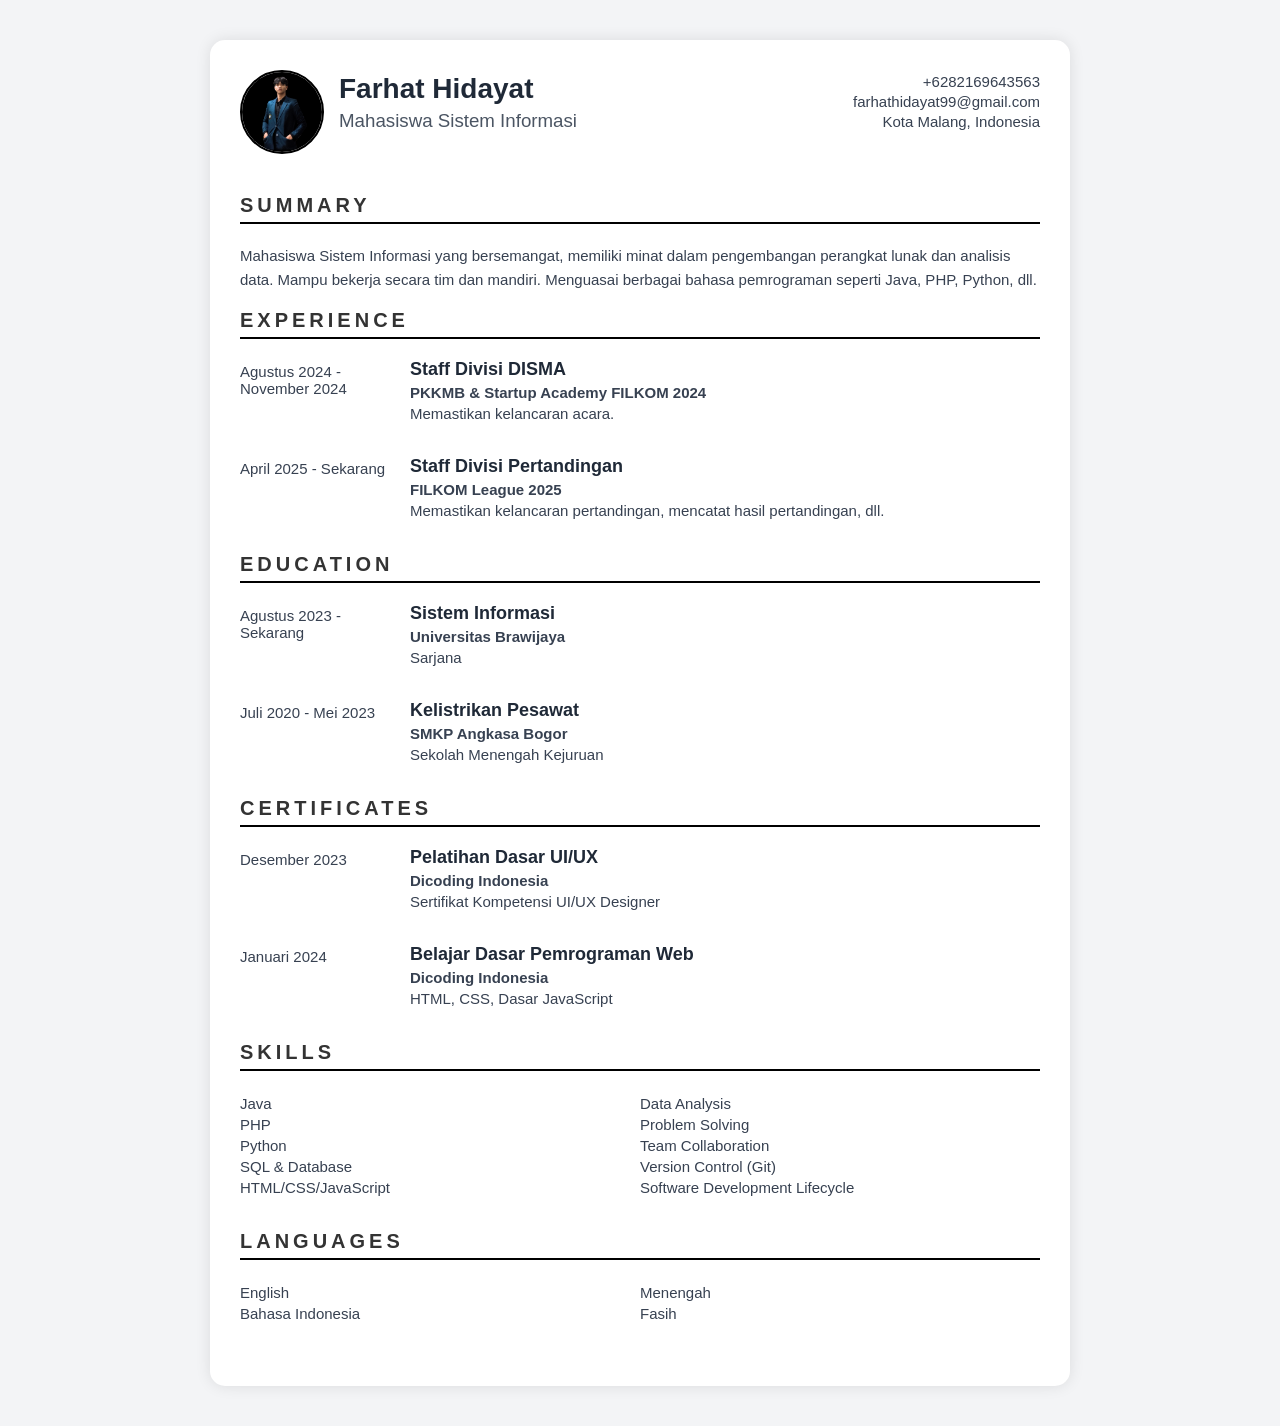
<file: cv.html>
<!DOCTYPE html>
<html lang="id">
<head>
  <meta charset="UTF-8">
  <meta name="viewport" content="width=device-width, initial-scale=1.0">
  <title>Biodata Diri - CV</title>
  <link rel="stylesheet" href="style.css">
</head>
<body>
  <div class="container">
    
    <section class="profile">
      <div class="left">
        <div class="photo-name">
          <img src="foto.jpg" alt="Foto Farhat Hidayat" class="profile-photo">
          <div>
            <h1>Farhat Hidayat</h1>
            <h3>Mahasiswa Sistem Informasi</h3>
          </div>
        </div>
      </div>
      <div class="right">
        <p>+6282169643563</p>
        <p>farhathidayat99@gmail.com</p>
        <p>Kota Malang, Indonesia</p>
      </div>
    </section>

    <section class="summary">
      <h2>Summary</h2>
      <p>
        Mahasiswa Sistem Informasi yang bersemangat, memiliki minat dalam pengembangan perangkat lunak dan analisis data. Mampu bekerja secara tim dan mandiri. Menguasai berbagai bahasa pemrograman seperti Java, PHP, Python, dll.
      </p>
    </section>

    <section class="table">
      <h2>Experience</h2>

      <div class="item">
        <div class="left">
          <p>Agustus 2024 - November 2024</p>
        </div>
        <div class="right">
          <h3>Staff Divisi DISMA</h3>
          <p><strong>PKKMB & Startup Academy FILKOM 2024</strong></p>
          <p>Memastikan kelancaran acara.</p>
        </div>
      </div>

      <div class="item">
        <div class="left">
          <p>April 2025 - Sekarang</p>
        </div>
        <div class="right">
          <h3>Staff Divisi Pertandingan</h3>
          <p><strong>FILKOM League 2025</strong></p>
          <p>Memastikan kelancaran pertandingan, mencatat hasil pertandingan, dll.</p>
        </div>
      </div>
    </section>

    <section class="table">
      <h2>Education</h2>

      <div class="item">
        <div class="left">
          <p>Agustus 2023 - Sekarang</p>
        </div>
        <div class="right">
          <h3>Sistem Informasi</h3>
          <p><strong>Universitas Brawijaya</strong></p>
          <p>Sarjana</p>
        </div>
      </div>

      <div class="item">
        <div class="left">
          <p>Juli 2020 - Mei 2023</p>
        </div>
        <div class="right">
          <h3>Kelistrikan Pesawat</h3>
          <p><strong>SMKP Angkasa Bogor</strong></p>
          <p>Sekolah Menengah Kejuruan</p>
        </div>
      </div>
    </section>

    <section class="table">
      <h2>Certificates</h2>

      <div class="item">
        <div class="left">
          <p>Desember 2023</p>
        </div>
        <div class="right">
          <h3>Pelatihan Dasar UI/UX</h3>
          <p><strong>Dicoding Indonesia</strong></p>
          <p>Sertifikat Kompetensi UI/UX Designer</p>
        </div>
      </div>

      <div class="item">
        <div class="left">
          <p>Januari 2024</p>
        </div>
        <div class="right">
          <h3>Belajar Dasar Pemrograman Web</h3>
          <p><strong>Dicoding Indonesia</strong></p>
          <p>HTML, CSS, Dasar JavaScript</p>
        </div>
      </div>
    </section>

    <section class="table">
      <h2>Skills</h2>
      <div class="item2">
        <div class="left">
          <p>Java</p>
          <p>PHP</p>
          <p>Python</p>
          <p>SQL & Database</p>
          <p>HTML/CSS/JavaScript</p>
        </div>
        <div class="right">
          <p>Data Analysis</p>
          <p>Problem Solving</p>
          <p>Team Collaboration</p>
          <p>Version Control (Git)</p>
          <p>Software Development Lifecycle</p>
        </div>
      </div>
    </section>

    <section class="table">
      <h2>Languages</h2>
      <div class="item2">
        <div class="left">
          <p>English</p>
          <p>Bahasa Indonesia</p>
        </div>
        <div class="right">
          <p>Menengah</p>
          <p>Fasih</p>
        </div>
      </div>
    </section>

  </div>
</body>
</html>
</file>
<file: style.css>
body {
    font-family: 'Segoe UI', Tahoma, Geneva, Verdana, sans-serif;
    background-color: #f3f4f6;
    color: #333;
    margin: 0;
    padding: 0;
  }
  
  .container {
    max-width: 800px;
    margin: 40px auto;
    background-color: white;
    padding: 30px;
    border-radius: 15px;
    box-shadow: 0 0 15px rgba(0,0,0,0.1);
  }
  
  .profile {
    display: flex;
    justify-content: space-between;
    align-items: flex-start;
    flex-wrap: wrap;
    margin-bottom: 40px;
  }
  
  .profile .left {
    max-width: 60%;
  }
  
  .profile .left h1 {
    font-size: 28px;
    font-weight: 700;
    margin: 0;
    color: #1f2937;
  }
  
  .profile .left h3 {
    font-weight: 400;
    color: #4b5563;
    margin-top: 5px;
  }
  
  .profile .right {
    text-align: right;
    color: #374151;
    font-size: 15px;
  }
  
  .profile .right p {
    margin: 3px 0;
  }
  
  /* Summary Section */
  
  .summary p {
    color: #374151;
    line-height: 1.6;
    font-size: 15px;
  }
  
  h1 {
    margin: 0;
    font-size: 28px;
    color: #1f2937;
  }
  
  h2 {
    text-transform: uppercase;
    font-size: 20px;
    letter-spacing: 4px;
    border-bottom: 2px solid #000000;
    padding-bottom: 5px;
    margin-bottom: 20px;
  }

  .biodata {
    margin-top: 40px;
  }
  
  .biodata-row {
    display: flex;
    padding: 6px 0;
  }
  
  .biodata .label {
    width: 200px;
    font-weight: 600;
    color: #374151;
  }
  
  .biodata .value {
    flex-grow: 1;
    color: #4b5563;
  }
  
  ul {
    list-style: none;
    padding: 0;
  }
  
  ul li {
    margin-bottom: 10px;
  }
  
  a {
    color: #2563eb;
    text-decoration: none;
  }
  
  a:hover {
    text-decoration: underline;
  }
  .table .item {
    display: flex;
    align-items: flex-start;
    gap: 20px;
    margin-bottom: 30px;
  }

  .table .item2 {
    display: flex;
    align-items: flex-start;
    gap: 250px;
    margin-bottom: 30px;
  }
  
  .table .left {
    width: 150px; 
    color: #4b5563;
    flex-shrink: 0;
  }
  
  .table .right {
    flex-grow: 1;
  }
  
  
  .table .right h3 {
    margin: 0;
    font-size: 18px;
    font-weight: 700;
    color: #1f2937;
  }
  
  .table .right p {
    margin: 4px 0;
    font-size: 15px;
    color: #374151;
  }

  .table .left p {
    margin: 4px 0;
    font-size: 15px;
    color: #374151;
  }
  .photo-name {
    display: flex;
    align-items: center;
    gap: 15px;
  }
  
  .profile-photo {
    width: 80px;
    height: 80px;
    object-fit: cover;
    border-radius: 50%;
    border: 2px solid #000000;
  }
</file>
